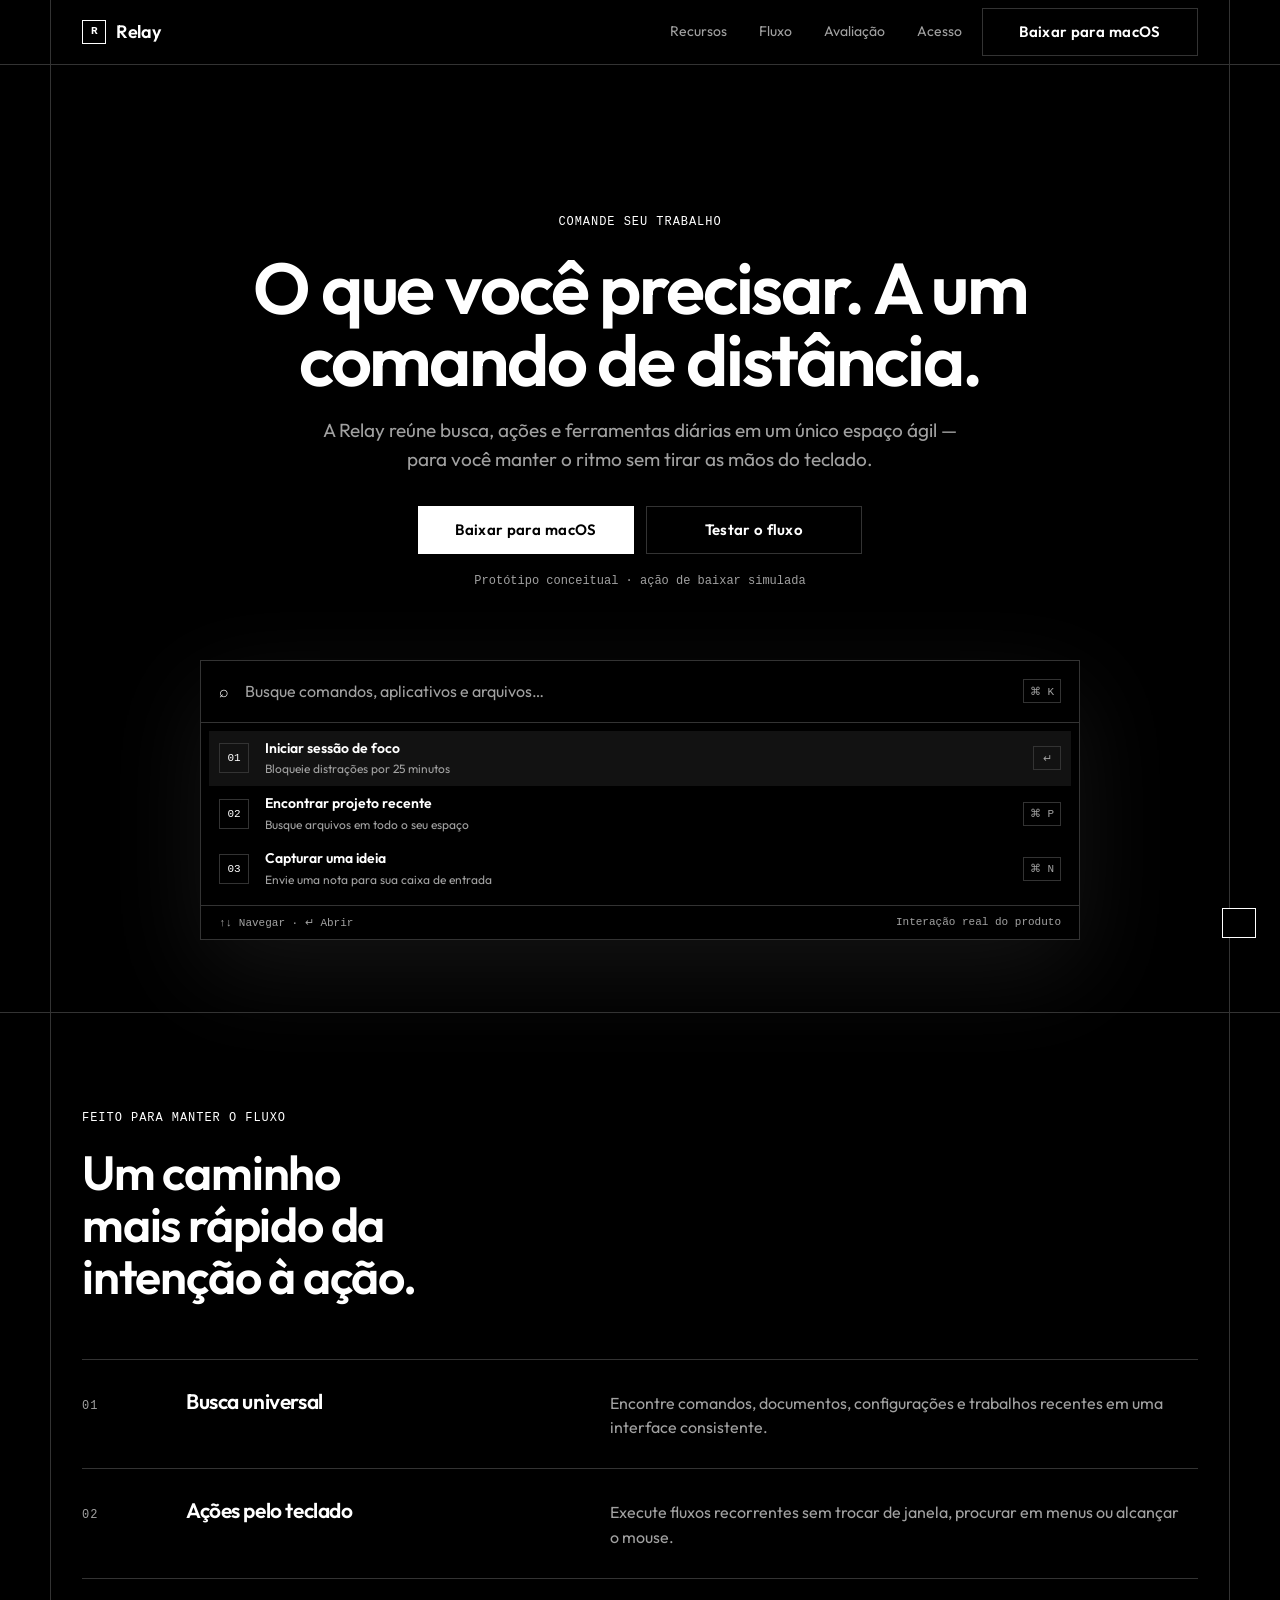
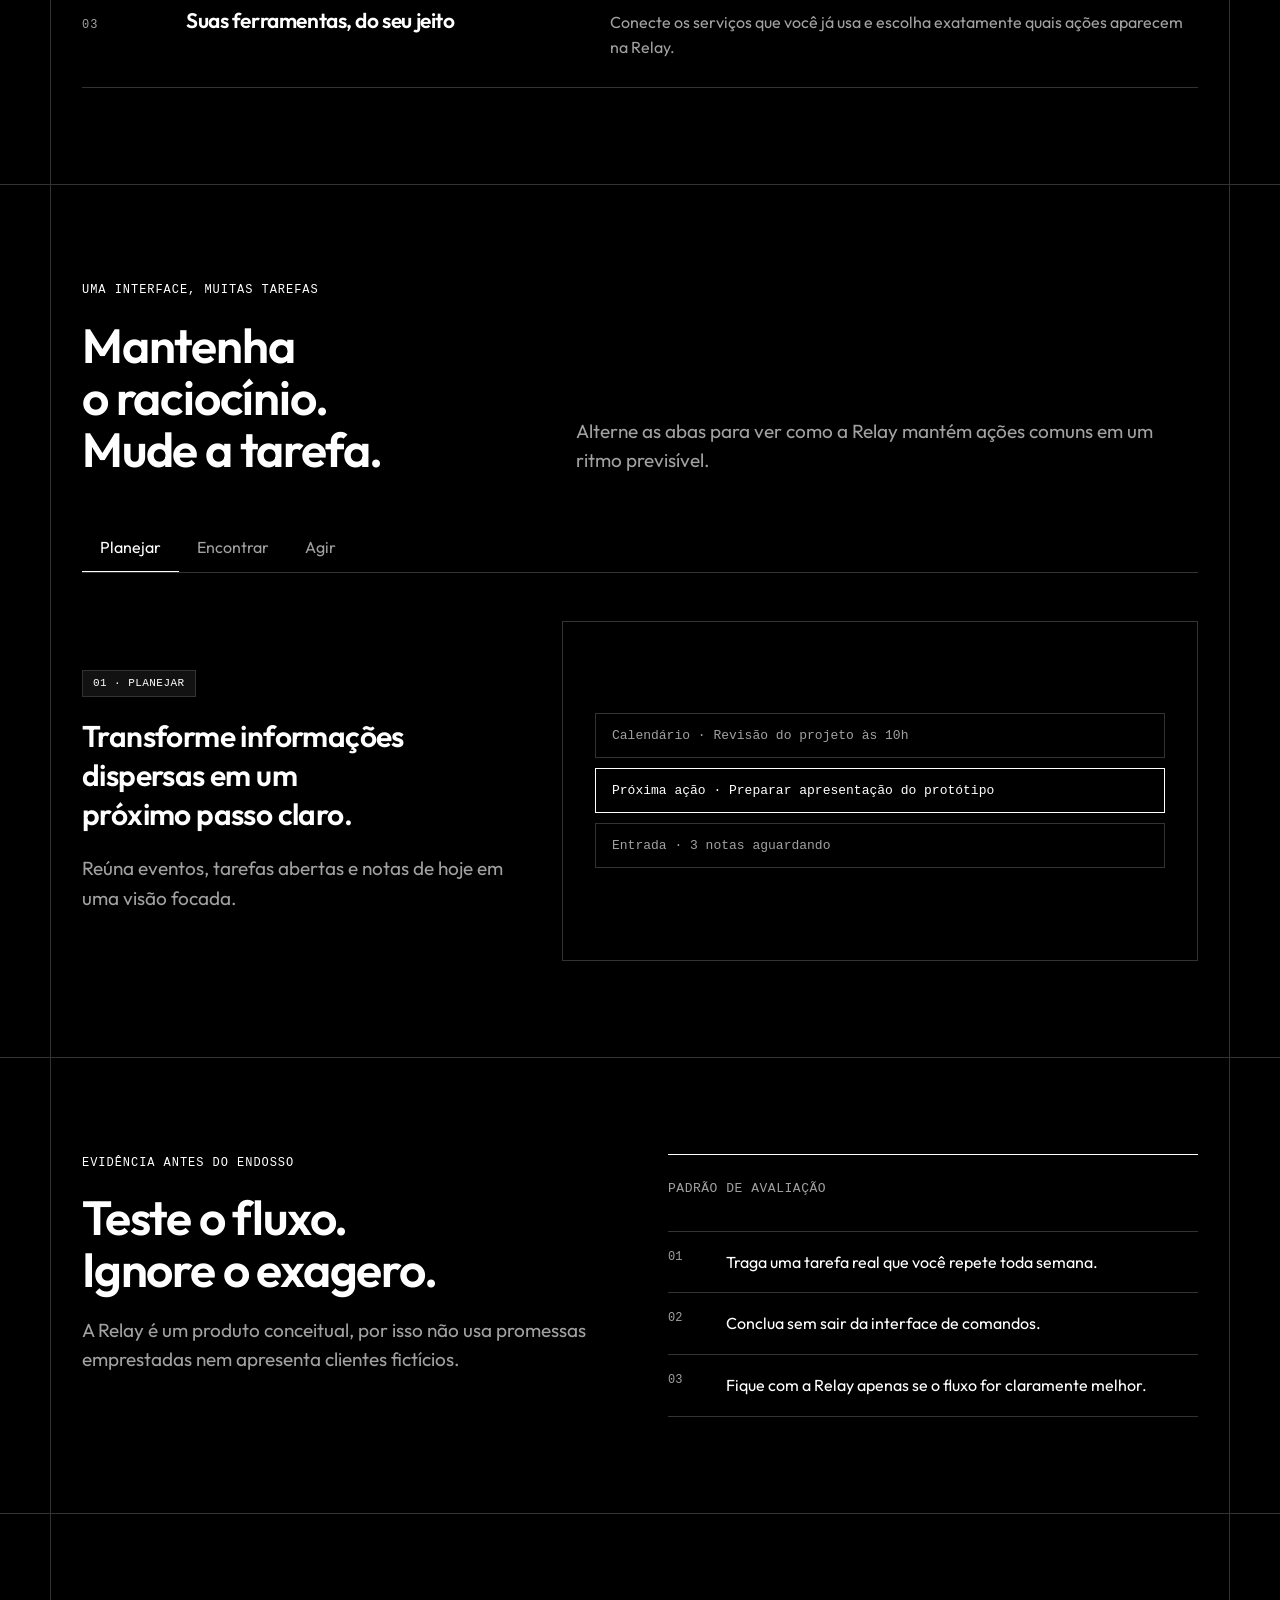
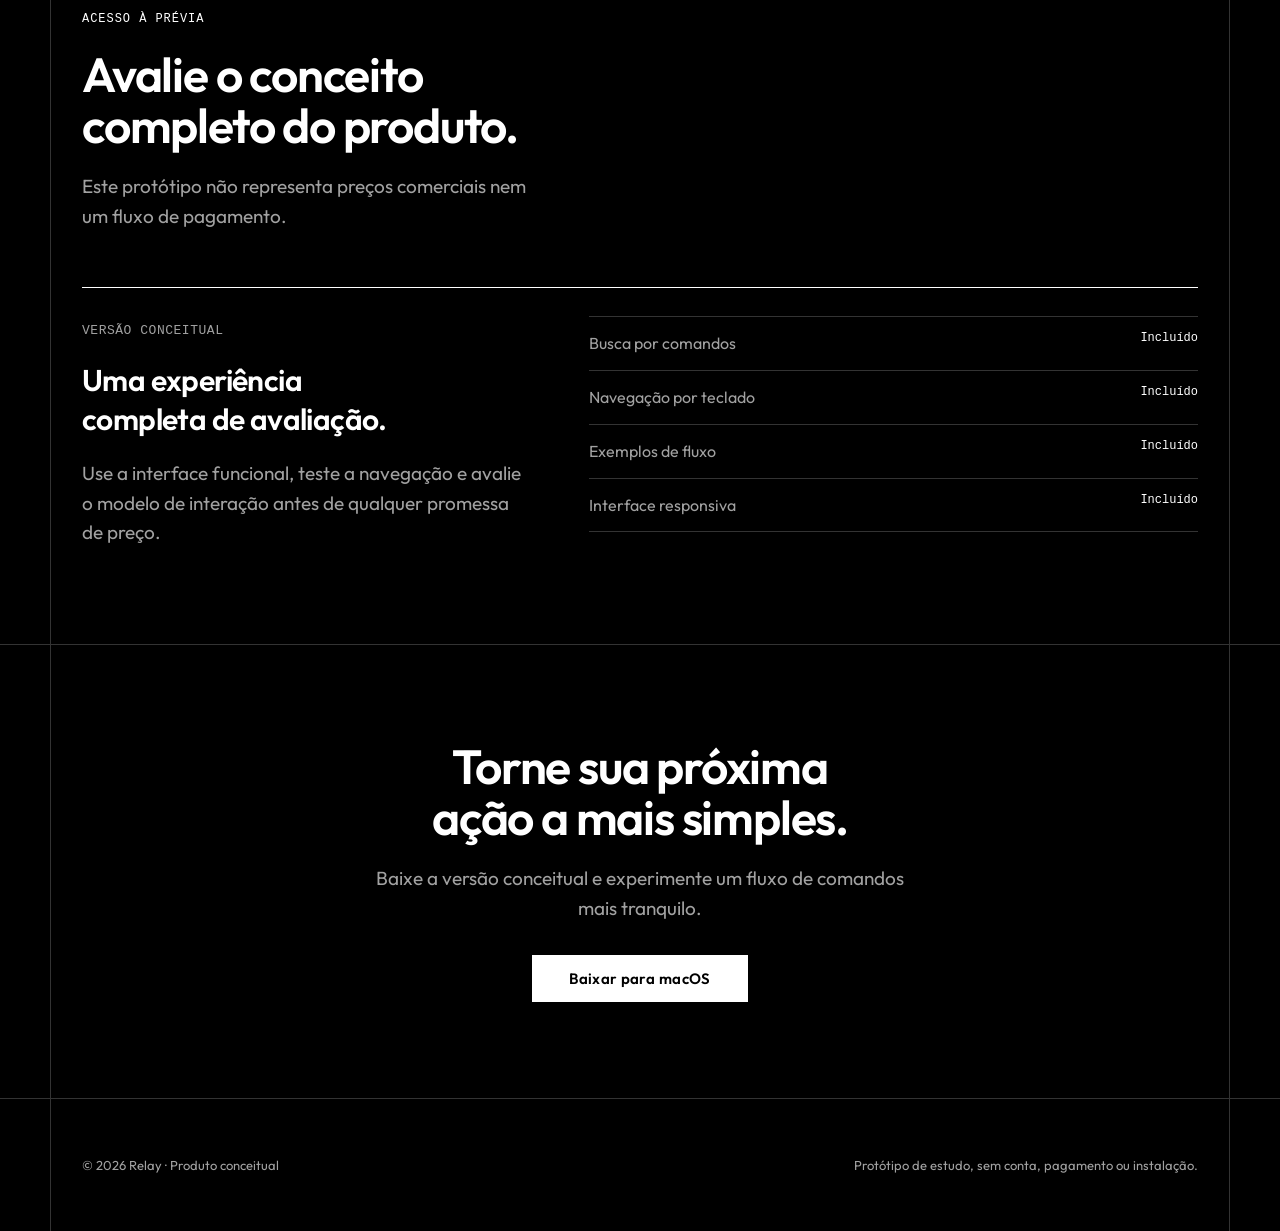
<file: index.html>
<!doctype html>
<html lang="pt-BR">

<head>
  <meta charset="utf-8" />
  <meta name="viewport" content="width=device-width, initial-scale=1" />
  <!-- Chave usada pela Devely para publicar esta página. Não remove. -->
  <meta name="devely-solution-id" content="2719d261-9ed1-4012-98e6-07c43b6b84c0" />
  <meta name="description"
    content="Relay é um espaço de comandos conceitual para avançar no trabalho diário sem perder o foco." />
  <title>Relay — Seu trabalho a um comando de distância</title>
  <link rel="stylesheet" href="assets/styles.css" />
  <script src="assets/script.js" defer></script>
</head>

<body>
  <a class="skip-link" href="#content">Pular para o conteúdo</a>
  <div class="site-frame" aria-hidden="true"></div>

  <header class="topnav" data-od-id="topnav">
    <div class="container topnav-inner">
      <a class="logo" href="#top" aria-label="Página inicial da Relay" data-od-id="brand-link">
        <span class="logo-mark">R</span>
        Relay
      </a>
      <nav class="primary-nav" aria-label="Navegação principal">
        <a href="#features">Recursos</a>
        <a href="#workflow">Fluxo</a>
        <a href="#proof">Avaliação</a>
        <a href="#pricing">Acesso</a>
      </nav>
      <button class="btn btn-secondary download-action" type="button" data-od-id="nav-download">
        Baixar para macOS
      </button>
      <button class="menu-toggle" id="menu-toggle" type="button" aria-expanded="false" aria-controls="mobile-nav"
        aria-label="Abrir navegação" data-od-id="mobile-menu-toggle">
        <span class="menu-lines" aria-hidden="true"></span>
      </button>
    </div>
    <nav class="mobile-nav" id="mobile-nav" aria-label="Navegação móvel" data-od-id="mobile-navigation" inert>
      <div class="mobile-nav-inner">
        <div class="container">
          <a href="#features">Recursos</a>
          <a href="#workflow">Fluxo</a>
          <a href="#proof">Avaliação</a>
          <a href="#pricing">Acesso</a>
        </div>
      </div>
    </nav>
  </header>

  <main id="content">
    <section class="section hero" id="top" data-od-id="hero">
      <div class="container">
        <div class="hero-center">
          <p class="eyebrow">Comande seu trabalho</p>
          <h1 data-od-id="hero-heading">
            O que você precisar. A um comando de distância.
          </h1>
          <p class="lead">
            A Relay reúne busca, ações e ferramentas diárias em um único
            espaço ágil — para você manter o ritmo sem tirar as mãos do
            teclado.
          </p>
          <div class="hero-cta">
            <button class="btn btn-primary download-action" type="button" data-od-id="hero-download">
              Baixar para macOS
            </button>
            <a class="btn btn-secondary" href="#workflow" data-od-id="hero-demo">
              Testar o fluxo
            </a>
          </div>
          <p class="hero-note">Protótipo conceitual · ação de baixar simulada</p>
        </div>

        <div class="command-shell" data-od-id="command-demo">
          <label class="command-bar" for="command-search">
            <span class="sr-only">Buscar comandos</span>
            <span aria-hidden="true">⌕</span>
            <input class="command-input" id="command-search" type="search" role="combobox"
              placeholder="Busque comandos, aplicativos e arquivos…" autocomplete="off" aria-autocomplete="list"
              aria-expanded="true" aria-controls="command-list" />
            <span class="key">⌘ K</span>
          </label>
          <div class="command-list" id="command-list" role="listbox" aria-label="Comandos disponíveis">
            <button class="command-item" id="command-focus" type="button" role="option" aria-selected="true"
              data-search="iniciar sessão de foco cronômetro">
              <span class="command-icon">01</span>
              <span class="command-copy">
                <strong>Iniciar sessão de foco</strong>
                <span>Bloqueie distrações por 25 minutos</span>
              </span>
              <span class="key">↵</span>
            </button>
            <button class="command-item" id="command-project" type="button" role="option" aria-selected="false"
              data-search="buscar projeto recente arquivos">
              <span class="command-icon">02</span>
              <span class="command-copy">
                <strong>Encontrar projeto recente</strong>
                <span>Busque arquivos em todo o seu espaço</span>
              </span>
              <span class="key">⌘ P</span>
            </button>
            <button class="command-item" id="command-note" type="button" role="option" aria-selected="false"
              data-search="capturar pensamento nota caixa de entrada">
              <span class="command-icon">03</span>
              <span class="command-copy">
                <strong>Capturar uma ideia</strong>
                <span>Envie uma nota para sua caixa de entrada</span>
              </span>
              <span class="key">⌘ N</span>
            </button>
            <p class="command-empty" hidden>
              Nenhum comando encontrado. Tente “foco” ou “nota”.
            </p>
          </div>
          <div class="command-foot">
            <span>↑↓ Navegar · ↵ Abrir</span>
            <span>Interação real do produto</span>
          </div>
        </div>
      </div>
    </section>

    <section class="section" id="features" data-od-id="features">
      <div class="container features">
        <div class="intro">
          <p class="eyebrow">Feito para manter o fluxo</p>
          <h2 data-od-id="features-heading">
            Um caminho mais rápido da intenção à ação.
          </h2>
        </div>
        <div class="capability-list">
          <article class="capability-row" data-od-id="feature-universal-search">
            <span class="capability-index">01</span>
            <h3>Busca universal</h3>
            <p>
              Encontre comandos, documentos, configurações e trabalhos recentes
              em uma interface consistente.
            </p>
          </article>
          <article class="capability-row" data-od-id="feature-actions">
            <span class="capability-index">02</span>
            <h3>Ações pelo teclado</h3>
            <p>
              Execute fluxos recorrentes sem trocar de janela, procurar em
              menus ou alcançar o mouse.
            </p>
          </article>
          <article class="capability-row" data-od-id="feature-extensions">
            <span class="capability-index">03</span>
            <h3>Suas ferramentas, do seu jeito</h3>
            <p>
              Conecte os serviços que você já usa e escolha exatamente quais
              ações aparecem na Relay.
            </p>
          </article>
        </div>
      </div>
    </section>

    <section class="section" id="workflow" data-od-id="workflow">
      <div class="container">
        <div class="section-head">
          <div class="intro">
            <p class="eyebrow">Uma interface, muitas tarefas</p>
            <h2 data-od-id="workflow-heading">
              Mantenha o raciocínio. Mude a tarefa.
            </h2>
          </div>
          <p class="lead">
            Alterne as abas para ver como a Relay mantém ações comuns em um
            ritmo previsível.
          </p>
        </div>

        <div class="workflow-tabs" role="tablist" aria-label="Exemplos de fluxo" data-od-id="workflow-tabs">
          <button class="workflow-tab" type="button" role="tab" aria-selected="true" aria-controls="panel-plan"
            id="tab-plan">
            Planejar
          </button>
          <button class="workflow-tab" type="button" role="tab" aria-selected="false" aria-controls="panel-find"
            id="tab-find" tabindex="-1">
            Encontrar
          </button>
          <button class="workflow-tab" type="button" role="tab" aria-selected="false" aria-controls="panel-act"
            id="tab-act" tabindex="-1">
            Agir
          </button>
        </div>

        <div class="workflow-panel" id="panel-plan" role="tabpanel" aria-labelledby="tab-plan">
          <div>
            <span class="pill">01 · Planejar</span>
            <h3 class="panel-title">
              Transforme informações dispersas em um próximo passo claro.
            </h3>
            <p class="lead">
              Reúna eventos, tarefas abertas e notas de hoje em uma visão
              focada.
            </p>
          </div>
          <div class="workflow-demo" aria-label="Prévia do fluxo de planejamento">
            <div class="workflow-line">Calendário · Revisão do projeto às 10h</div>
            <div class="workflow-line is-active">
              Próxima ação · Preparar apresentação do protótipo
            </div>
            <div class="workflow-line">Entrada · 3 notas aguardando</div>
          </div>
        </div>

        <div class="workflow-panel" id="panel-find" role="tabpanel" aria-labelledby="tab-find" hidden>
          <div>
            <span class="pill">02 · Encontrar</span>
            <h3 class="panel-title">Busque pelo significado, não pela memória.</h3>
            <p class="lead">
              Use linguagem natural para chegar a documentos, pessoas e
              projetos recentes.
            </p>
          </div>
          <div class="workflow-demo" aria-label="Prévia do fluxo de busca">
            <div class="workflow-line">
              Busca · “o documento de lançamento da semana passada”
            </div>
            <div class="workflow-line is-active">
              Encontrado · Documento de lançamento do produto
            </div>
            <div class="workflow-line">Ação · Abrir no espaço de trabalho</div>
          </div>
        </div>

        <div class="workflow-panel" id="panel-act" role="tabpanel" aria-labelledby="tab-act" hidden>
          <div>
            <span class="pill">03 · Agir</span>
            <h3 class="panel-title">
              Resolva as pequenas tarefas enquanto ainda são pequenas.
            </h3>
            <p class="lead">
              Envie, agende, capture e atualize sem abrir outra janela de
              aplicativo.
            </p>
          </div>
          <div class="workflow-demo" aria-label="Prévia do fluxo de ação">
            <div class="workflow-line">Comando · Agendar bloco de foco</div>
            <div class="workflow-line is-active">Horário · Amanhã, 09h–10h30</div>
            <div class="workflow-line">Resultado · Pronto para confirmar</div>
          </div>
        </div>
      </div>
    </section>

    <section class="section" id="proof" data-od-id="customer-proof">
      <div class="container proof-panel">
        <div>
          <p class="eyebrow">Evidência antes do endosso</p>
          <h2 data-od-id="proof-heading">Teste o fluxo. Ignore o exagero.</h2>
          <p class="lead">
            A Relay é um produto conceitual, por isso não usa promessas
            emprestadas nem apresenta clientes fictícios.
          </p>
        </div>
        <div class="proof-slot" data-od-id="evaluation-principles">
          <span class="meta">Padrão de avaliação</span>
          <div class="proof-principles">
            <div class="proof-principle">
              <span>01</span>
              <p>Traga uma tarefa real que você repete toda semana.</p>
            </div>
            <div class="proof-principle">
              <span>02</span>
              <p>Conclua sem sair da interface de comandos.</p>
            </div>
            <div class="proof-principle">
              <span>03</span>
              <p>Fique com a Relay apenas se o fluxo for claramente melhor.</p>
            </div>
          </div>
        </div>
      </div>
    </section>

    <section class="section" id="pricing" data-od-id="pricing">
      <div class="container">
        <div class="intro">
          <p class="eyebrow">Acesso à prévia</p>
          <h2 data-od-id="pricing-heading">
            Avalie o conceito completo do produto.
          </h2>
          <p class="lead">
            Este protótipo não representa preços comerciais nem um fluxo de
            pagamento.
          </p>
        </div>
        <div class="preview-plan" data-od-id="preview-plan">
          <div>
            <span class="meta">Versão conceitual</span>
            <h3 class="panel-title">Uma experiência completa de avaliação.</h3>
            <p class="lead">
              Use a interface funcional, teste a navegação e avalie o modelo
              de interação antes de qualquer promessa de preço.
            </p>
          </div>
          <ul class="preview-list" aria-label="A versão conceitual inclui">
            <li>
              <span>Busca por comandos</span>
              <span class="included">Incluído</span>
            </li>
            <li>
              <span>Navegação por teclado</span>
              <span class="included">Incluído</span>
            </li>
            <li>
              <span>Exemplos de fluxo</span>
              <span class="included">Incluído</span>
            </li>
            <li>
              <span>Interface responsiva</span>
              <span class="included">Incluído</span>
            </li>
          </ul>
        </div>
      </div>
    </section>

    <section class="section cta-strip" data-od-id="cta-strip">
      <div class="container narrow">
        <h2>Torne sua próxima ação a mais simples.</h2>
        <p class="lead">
          Baixe a versão conceitual e experimente um fluxo de comandos mais
          tranquilo.
        </p>
        <button class="btn btn-primary download-action" type="button" data-od-id="closing-download">
          Baixar para macOS
        </button>
      </div>
    </section>
  </main>

  <footer class="pagefoot" data-od-id="footer">
    <div class="container pagefoot-inner">
      <span>© 2026 Relay · Produto conceitual</span>
      <span>Protótipo de estudo, sem conta, pagamento ou instalação.</span>
    </div>
  </footer>

  <div class="status-toast" id="status-toast" role="status" aria-live="polite"></div>
</body>

</html>
</file>
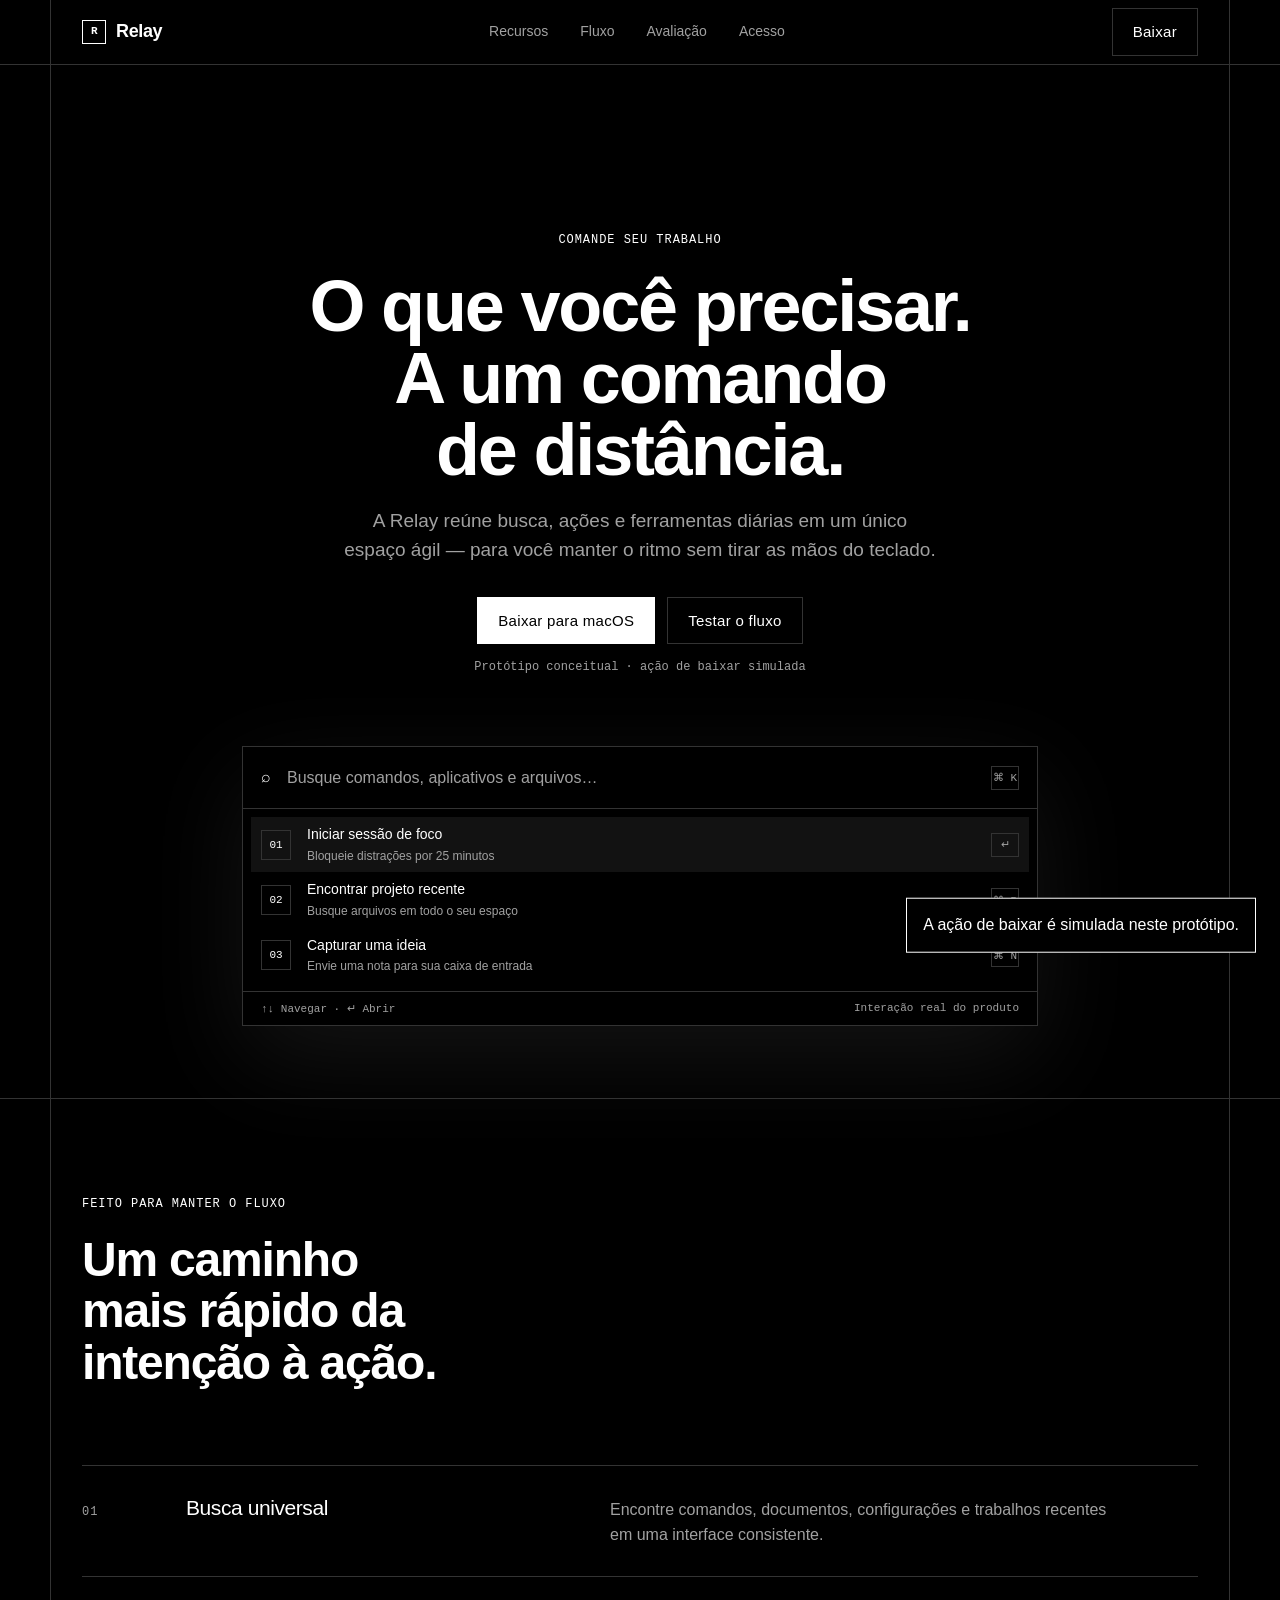
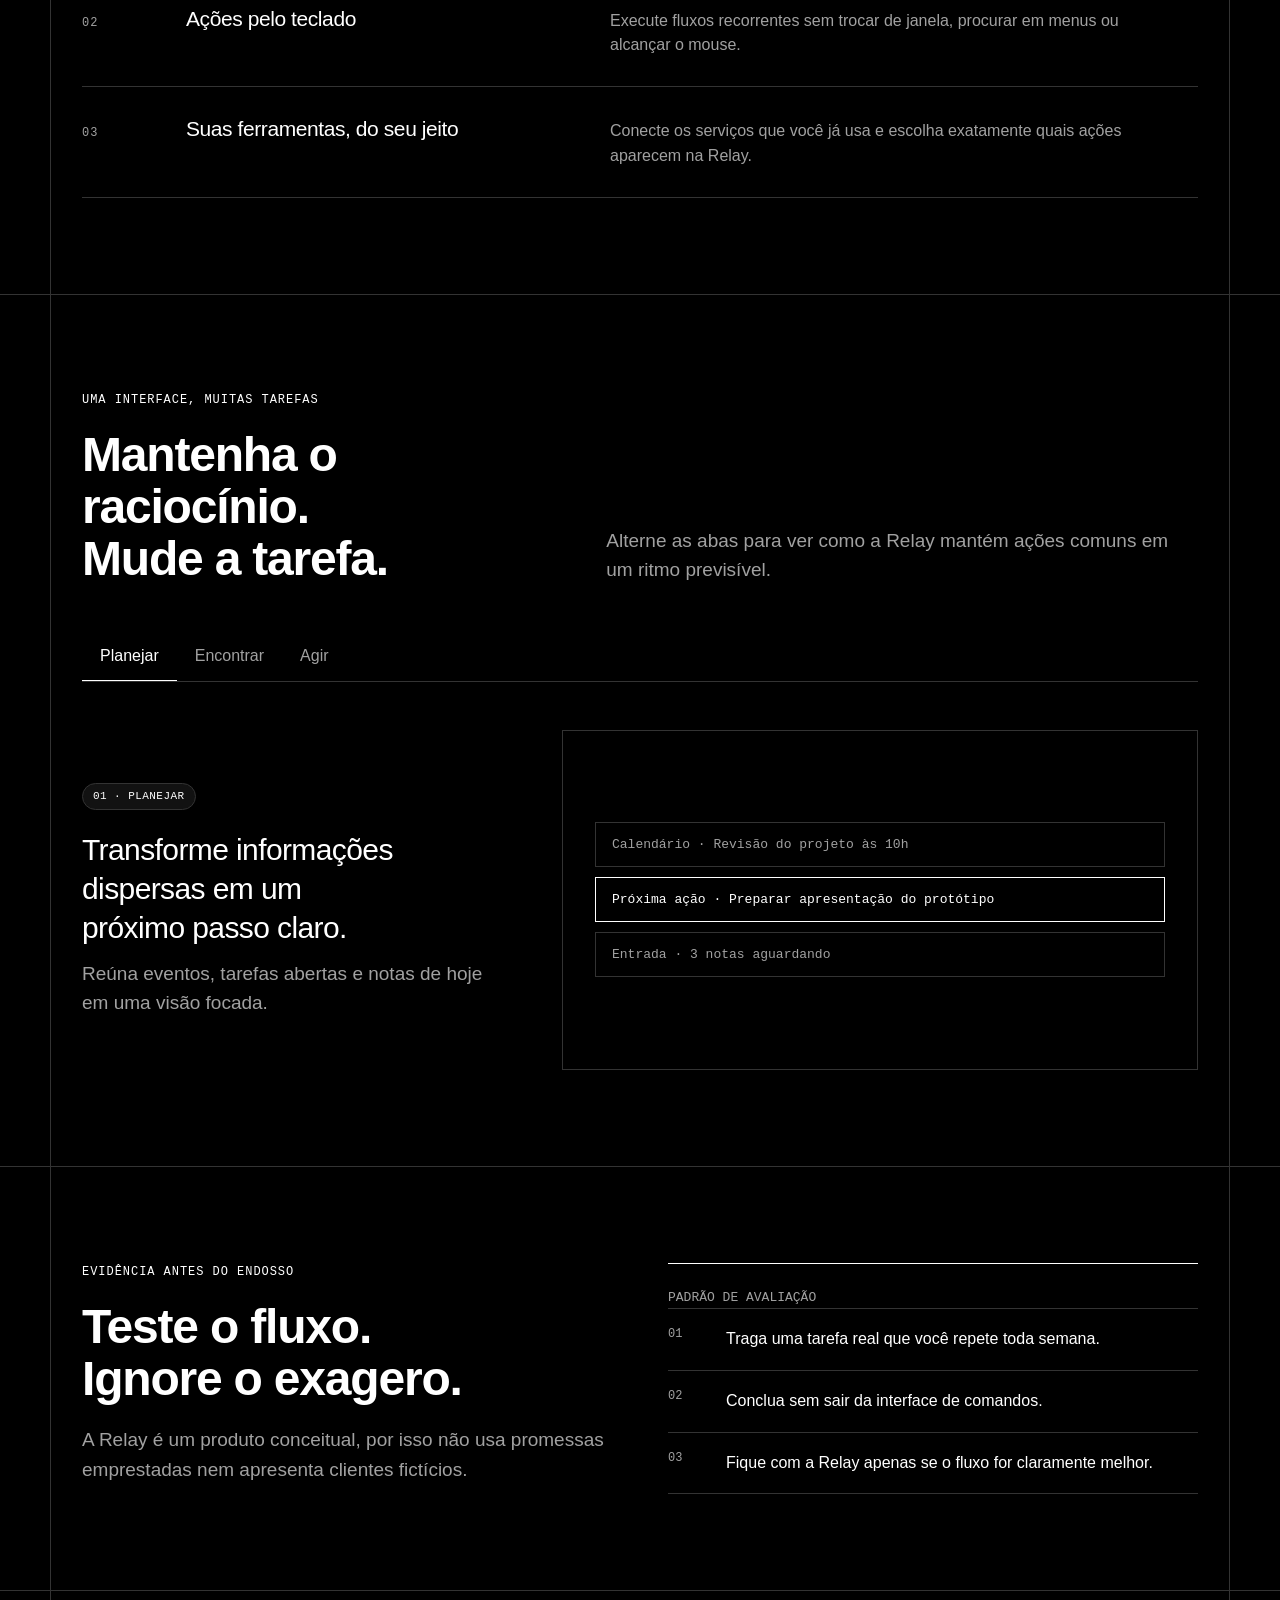
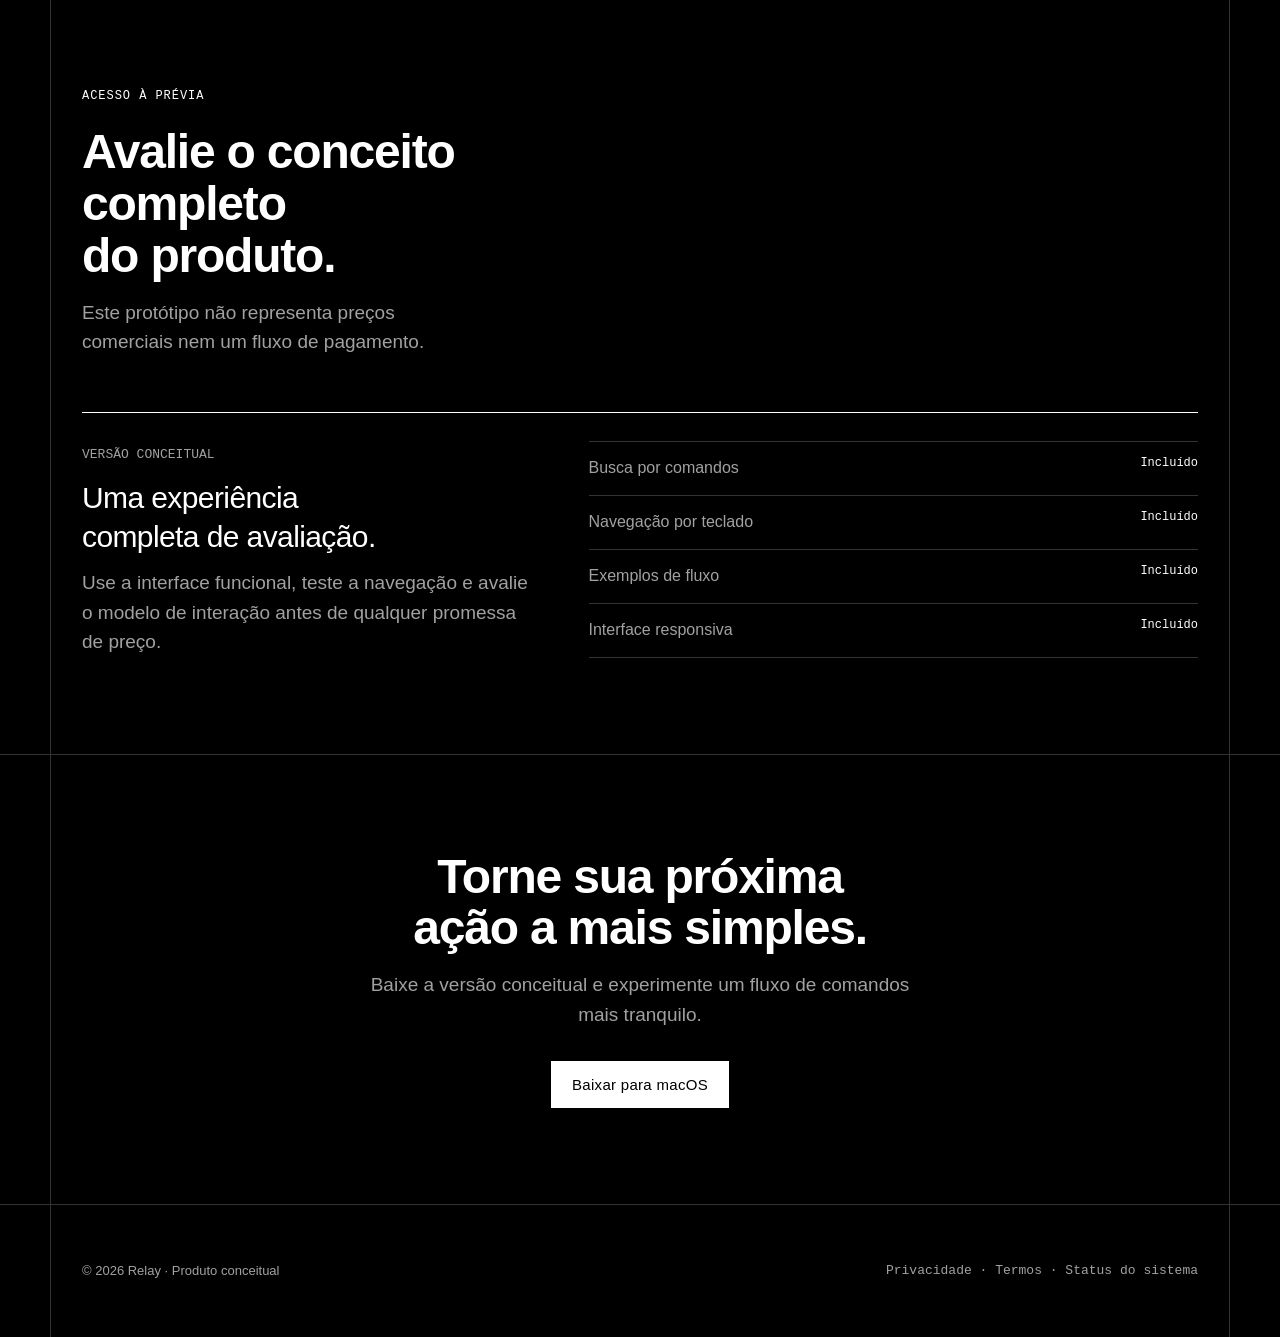
<file: relay-landing-page.html>
<!doctype html>
<html lang="pt-BR"><head>
  <meta charset="utf-8">
  <meta name="viewport" content="width=device-width, initial-scale=1">
  <meta name="devely-publish-key" content="94dd5764-692f-4959-9a1d-7e3acde81a6e" />
  <meta name="description" content="Relay é um espaço de comandos conceitual para avançar no trabalho diário sem perder o foco.">
  <title>Relay — Seu trabalho a um comando de distância</title>
  <style>
    :root {
      --bg: #000000;
      --surface: #000000;
      --fg: #ffffff;
      --muted: #a1a1a1;
      --border: #333333;
      --accent: #ffffff;
      --accent-soft: color-mix(in oklch, var(--accent) 12%, transparent);
      --fg-soft: color-mix(in oklch, var(--fg) 7%, transparent);
      --font-display: Geist, sans-serif;
      --font-body: Geist, sans-serif;
      --font-mono: 'Geist Mono', monospace;
      --fs-h1: clamp(46px, 6.4vw, 72px);
      --fs-h2: clamp(32px, 4vw, 48px);
      --fs-h3: 21px;
      --fs-lead: 19px;
      --fs-body: 16px;
      --fs-meta: 13px;
      --gap-xs: 8px;
      --gap-sm: 12px;
      --gap-md: 20px;
      --gap-lg: 32px;
      --gap-xl: 56px;
      --gap-2xl: 96px;
      --container: 1180px;
      --gutter: 32px;
      --radius: 0px;
      --radius-lg: 0px;
    }
    *, *::before, *::after { box-sizing: border-box; }
    html { -webkit-text-size-adjust: 100%; scroll-behavior: smooth; }
    body { position: relative; margin: 0; overflow-x: hidden; background: var(--bg); color: var(--fg); font-family: var(--font-body); font-size: var(--fs-body); line-height: 1.55; text-rendering: optimizeLegibility; -webkit-font-smoothing: antialiased; }
    img, svg { display: block; max-width: 100%; }
    a { color: inherit; text-decoration: none; }
    button { font: inherit; cursor: pointer; }
    p { text-wrap: pretty; }
    h1, h2, h3, h4 { text-wrap: balance; }
    :focus-visible { outline: 2px solid var(--fg); outline-offset: 4px; }
    .sr-only { position: absolute; width: 1px; height: 1px; padding: 0; margin: -1px; overflow: hidden; clip: rect(0, 0, 0, 0); white-space: nowrap; border: 0; }
    .skip-link { position: fixed; left: 16px; top: -80px; z-index: 100; padding: 10px 14px; background: var(--fg); color: var(--bg); }
    .skip-link:focus { top: 16px; }
    .site-frame { position: absolute; inset: 0 auto; left: 50%; z-index: 25; width: min(100%, var(--container)); height: 100%; transform: translateX(-50%); border-inline: 1px solid var(--border); pointer-events: none; }
    .container { max-width: var(--container); margin-inline: auto; padding-inline: var(--gutter); }
    .section { padding-block: clamp(64px, 9vw, var(--gap-2xl)); scroll-margin-top: 72px; }
    .section + .section { border-top: 1px solid var(--border); }
    .stack { display: flex; flex-direction: column; }
    .stack > * + * { margin-top: var(--gap-md); }
    .row { display: flex; align-items: center; gap: var(--gap-md); }
    .row-between { display: flex; align-items: center; justify-content: space-between; gap: var(--gap-md); }
    .grid-2 { display: grid; grid-template-columns: repeat(2, 1fr); gap: var(--gap-lg); }
    .grid-3 { display: grid; grid-template-columns: repeat(3, 1fr); gap: var(--gap-lg); }
    .grid-4 { display: grid; grid-template-columns: repeat(4, 1fr); gap: var(--gap-md); }
    .grid-2-1 { display: grid; grid-template-columns: 2fr 1fr; gap: var(--gap-xl); align-items: start; }
    .grid-1-2 { display: grid; grid-template-columns: 1fr 2fr; gap: var(--gap-xl); align-items: start; }
    .h1, h1 { font-family: var(--font-display); font-size: var(--fs-h1); font-weight: 590; line-height: 1; letter-spacing: -.03em; margin: 0; }
    .h2, h2 { font-family: var(--font-display); font-size: var(--fs-h2); font-weight: 590; line-height: 1.08; letter-spacing: -.025em; margin: 0; }
    .h3, h3 { font-family: var(--font-display); font-size: var(--fs-h3); font-weight: 520; line-height: 1.3; letter-spacing: -.02em; margin: 0; }
    .lead { font-size: var(--fs-lead); line-height: 1.55; color: var(--muted); max-width: 56ch; margin: 0; }
    .eyebrow { font-family: var(--font-mono); font-size: 12px; letter-spacing: .08em; text-transform: uppercase; color: var(--accent); margin: 0 0 var(--gap-md); }
    .meta { font-family: var(--font-mono); font-size: var(--fs-meta); color: var(--muted); }
    .num { font-family: var(--font-mono); font-variant-numeric: tabular-nums; }
    .topnav { position: sticky; top: 0; z-index: 20; background: color-mix(in oklch, var(--bg) 90%, transparent); backdrop-filter: blur(16px); border-bottom: 1px solid var(--border); }
    .topnav-inner { display: flex; align-items: center; justify-content: space-between; min-height: 64px; }
    .topnav .logo { display: inline-flex; align-items: center; gap: 10px; font-family: var(--font-display); font-size: 18px; font-weight: 600; letter-spacing: -.02em; }
    .logo-mark { width: 24px; height: 24px; display: grid; place-items: center; border: 1px solid var(--fg); font-family: var(--font-mono); font-size: 11px; }
    .topnav-inner nav { display: flex; gap: var(--gap-lg); }
    .topnav-inner nav a { min-height: 44px; display: inline-flex; align-items: center; font-size: 14px; color: var(--muted); }
    .topnav-inner nav a:hover { color: var(--fg); }
    .menu-toggle { display: none; width: 44px; height: 44px; padding: 0; place-items: center; background: transparent; color: var(--fg); border: 1px solid var(--border); }
    .menu-toggle:hover, .menu-toggle[aria-expanded="true"] { border-color: var(--fg); background: var(--fg-soft); }
    .menu-lines { width: 16px; height: 12px; display: grid; align-content: space-between; }
    .menu-lines::before, .menu-lines::after { content: ''; height: 1px; background: currentColor; }
    .topnav .mobile-nav { display: none; border-top: 1px solid var(--border); }
    .topnav .mobile-nav.open { display: block; }
    .mobile-nav a { min-height: 52px; display: flex; align-items: center; justify-content: space-between; border-bottom: 1px solid var(--border); color: var(--fg); }
    .mobile-nav a::after { content: '→'; font-family: var(--font-mono); color: var(--muted); }
    .pagefoot { padding-block: var(--gap-xl); color: var(--muted); font-size: 13px; border-top: 1px solid var(--border); }
    .pagefoot .row-between { flex-wrap: wrap; gap: var(--gap-md); }
    .btn { min-height: 44px; display: inline-flex; align-items: center; justify-content: center; gap: 8px; padding: 11px 20px; border-radius: var(--radius); border: 1px solid transparent; font-size: 15px; font-weight: 540; letter-spacing: .02em; transition: transform .08s ease, background .15s ease, color .15s ease, border-color .15s ease; }
    .btn:active { transform: translateY(1px); }
    .btn-primary { background: var(--accent); color: var(--bg); border-color: var(--accent); }
    .btn-primary:hover { background: var(--bg); color: var(--fg); }
    .btn-secondary { background: transparent; color: var(--fg); border-color: var(--border); }
    .btn-secondary:hover { border-color: var(--fg); background: var(--fg-soft); }
    .btn[aria-busy="true"] { cursor: wait; background: var(--fg-soft); color: var(--fg); border-color: var(--border); }
    .btn-ghost { background: transparent; color: var(--fg); border-color: transparent; padding-inline: 8px; }
    .btn-ghost:hover { background: var(--fg-soft); }
    .btn-arrow::after { content: '→'; transition: transform .15s ease; }
    .btn-arrow:hover::after { transform: translateX(3px); }
    .card { background: var(--surface); border: 1px solid var(--border); border-radius: var(--radius-lg); padding: 28px; }
    .card-flat { background: transparent; border: 0; padding: 0; }
    .card-rule { background: transparent; border: 0; border-top: 1px solid var(--fg); padding: 24px 0 0; border-radius: 0; }
    .feature .feature-mark { width: 36px; height: 36px; display: grid; place-items: center; border: 1px solid var(--border); border-radius: 0; color: var(--fg); margin-bottom: var(--gap-md); }
    .feature .feature-mark svg { width: 18px; height: 18px; }
    .feature h3 { margin-bottom: 6px; }
    .feature p { margin: 0; color: var(--muted); font-size: 15px; }
    .capability-list { border-top: 1px solid var(--border); }
    .capability-row { display: grid; grid-template-columns: 72px minmax(180px, .8fr) 1.2fr; gap: var(--gap-lg); align-items: baseline; padding: 28px 0; border-bottom: 1px solid var(--border); }
    .capability-row:hover { background: var(--fg-soft); }
    .capability-index { color: var(--muted); font: 12px var(--font-mono); letter-spacing: .08em; }
    .capability-row p { margin: 0; max-width: 58ch; color: var(--muted); }
    .quote { font-family: var(--font-display); font-size: clamp(24px, 2.6vw, 32px); line-height: 1.32; letter-spacing: -.025em; max-width: 32ch; }
    .quote-author { color: var(--muted); font-size: 14px; margin-top: var(--gap-md); }
    .quote-mark { font-family: var(--font-display); font-size: 120px; line-height: .7; color: var(--muted); opacity: .35; margin-bottom: -24px; }
    .pill { display: inline-flex; align-items: center; gap: 6px; padding: 4px 10px; background: var(--fg-soft); color: var(--fg); border: 1px solid var(--border); border-radius: 999px; font-family: var(--font-mono); font-size: 11px; letter-spacing: .04em; text-transform: uppercase; }
    .tag { display: inline-flex; align-items: center; padding: 4px 10px; background: transparent; color: var(--muted); border: 1px solid var(--border); border-radius: 999px; font-size: 12px; }
    .ds-table { width: 100%; border-collapse: collapse; font-size: 14px; }
    .ds-table th, .ds-table td { padding: 14px; text-align: left; border-bottom: 1px solid var(--border); }
    .ds-table th { color: var(--muted); font-weight: 500; font-family: var(--font-mono); font-size: 12px; letter-spacing: .04em; text-transform: uppercase; }
    .ds-table tbody tr:hover { background: var(--fg-soft); }
    .ds-table .num-col { font-family: var(--font-mono); font-variant-numeric: tabular-nums; text-align: right; }
    .hero { padding-block: clamp(88px, 13vw, 168px) 72px; }
    .hero-center { text-align: center; max-width: 860px; margin-inline: auto; }
    .hero h1 { margin-bottom: var(--gap-md); }
    .hero .lead { margin: 0 auto var(--gap-lg); }
    .hero-cta { display: inline-flex; gap: var(--gap-sm); flex-wrap: wrap; }
    .hero-center .hero-cta { justify-content: center; }
    .hero-note { margin-top: 16px; color: var(--muted); font: 12px var(--font-mono); }
    .command-shell { margin: 72px auto 0; max-width: 880px; text-align: left; border: 1px solid var(--border); background: var(--surface); box-shadow: 0 32px 100px color-mix(in oklch, var(--fg) 8%, transparent); }
    .command-bar { display: grid; grid-template-columns: auto 1fr auto; align-items: center; gap: 14px; min-height: 62px; padding: 0 18px; border-bottom: 1px solid var(--border); }
    .command-input { width: 100%; border: 0; outline: 0; background: transparent; color: var(--fg); font: 16px var(--font-body); }
    .command-input::placeholder { color: var(--muted); }
    .key { min-width: 28px; height: 24px; display: inline-grid; place-items: center; border: 1px solid var(--border); color: var(--muted); font: 11px var(--font-mono); }
    .command-list { padding: 8px; }
    .command-item { width: 100%; min-height: 52px; display: grid; grid-template-columns: 34px 1fr auto; align-items: center; gap: 12px; padding: 7px 10px; color: var(--fg); background: transparent; border: 0; text-align: left; }
    .command-item:hover, .command-item[aria-selected="true"] { background: var(--fg-soft); }
    .command-icon { width: 30px; height: 30px; display: grid; place-items: center; border: 1px solid var(--border); font: 11px var(--font-mono); }
    .command-copy strong { display: block; font-size: 14px; font-weight: 520; }
    .command-copy span { display: block; margin-top: 1px; color: var(--muted); font-size: 12px; }
    .command-empty { display: none; padding: 36px 20px; text-align: center; color: var(--muted); }
    .command-foot { display: flex; justify-content: space-between; gap: 16px; padding: 10px 18px; border-top: 1px solid var(--border); color: var(--muted); font: 11px var(--font-mono); }
    .workflow-tabs { display: flex; gap: 0; overflow-x: auto; border-bottom: 1px solid var(--border); }
    .workflow-tab { min-height: 48px; padding: 0 18px; background: transparent; color: var(--muted); border: 0; border-bottom: 1px solid transparent; white-space: nowrap; }
    .workflow-tab:hover { color: var(--fg); }
    .workflow-tab[aria-selected="true"] { color: var(--fg); border-bottom-color: var(--fg); }
    .workflow-panel { display: none; grid-template-columns: .8fr 1.2fr; gap: var(--gap-xl); align-items: center; padding-top: 48px; }
    .workflow-panel.active { display: grid; }
    .workflow-demo { min-height: 340px; display: flex; flex-direction: column; justify-content: center; gap: 10px; padding: 32px; border: 1px solid var(--border); }
    .workflow-line { padding: 14px 16px; border: 1px solid var(--border); color: var(--muted); font: 13px var(--font-mono); }
    .workflow-line.active { color: var(--fg); border-color: var(--fg); }
    .proof-panel { display: grid; grid-template-columns: 1fr 1fr; gap: var(--gap-xl); align-items: start; }
    .proof-slot { min-height: 220px; display: flex; flex-direction: column; justify-content: space-between; border-top: 1px solid var(--fg); padding-top: 24px; }
    .proof-principles { display: grid; gap: 0; border-top: 1px solid var(--border); }
    .proof-principle { display: grid; grid-template-columns: 42px 1fr; gap: 16px; padding: 18px 0; border-bottom: 1px solid var(--border); }
    .proof-principle span { color: var(--muted); font: 12px var(--font-mono); }
    .proof-principle p { margin: 0; color: var(--fg); }
    .pricing-wrap { overflow-x: auto; }
    .plan-name { display: block; color: var(--fg); font-family: var(--font-body); font-weight: 600; }
    .price { display: block; margin-top: 4px; color: var(--fg); font: 13px var(--font-mono); }
    .preview-plan { display: grid; grid-template-columns: .85fr 1.15fr; gap: var(--gap-xl); align-items: start; border-top: 1px solid var(--fg); padding-top: 28px; }
    .preview-plan h3 { font-size: 30px; }
    .preview-list { margin: 0; padding: 0; list-style: none; border-top: 1px solid var(--border); }
    .preview-list li { display: flex; justify-content: space-between; gap: 24px; padding: 14px 0; border-bottom: 1px solid var(--border); color: var(--muted); }
    .preview-list li::after { content: 'Incluído'; color: var(--fg); font: 12px var(--font-mono); }
    .cta-strip { text-align: center; }
    .cta-strip .lead { margin: 16px auto 32px; }
    .status-toast { position: fixed; right: 24px; bottom: 24px; z-index: 30; max-width: min(360px, calc(100vw - 48px)); padding: 14px 16px; border: 1px solid var(--fg); background: var(--bg); color: var(--fg); transform: translateY(140%); transition: transform .15s cubic-bezier(.2, 0, 0, 1); }
    .status-toast.show { transform: translateY(0); }
    @media (max-width: 920px) {
      :root { --gutter: 20px; }
      .grid-2, .grid-3, .grid-4, .grid-2-1, .grid-1-2, .workflow-panel, .proof-panel, .preview-plan { grid-template-columns: 1fr; }
      .topnav-inner nav { display: none; }
      .topnav .download-action { display: none; }
      .menu-toggle { display: grid; }
      .capability-row { grid-template-columns: 42px 1fr; gap: 12px; }
      .capability-row p { grid-column: 2; }
      .hero { padding-top: 72px; }
      .command-shell { margin-top: 48px; }
      .command-foot { display: none; }
      .ds-table { min-width: 680px; }
    }
    @media (max-width: 560px) {
      .hero-cta { width: 100%; }
      .hero-cta .btn { width: 100%; }
      .command-item { grid-template-columns: 34px 1fr; }
      .command-item .key { display: none; }
    }
    @media (prefers-reduced-motion: reduce) {
      html { scroll-behavior: auto; }
      *, *::before, *::after { transition-duration: .01ms !important; }
    }
  </style>
</head>
<body>
  <a class="skip-link" href="#content">Pular para o conteúdo</a>
  <div class="site-frame" aria-hidden="true"></div>
  <header class="topnav" data-od-id="topnav">
    <div class="container topnav-inner">
      <a class="logo" href="#top" aria-label="Página inicial da Relay" data-od-id="brand-link"><span class="logo-mark">R</span>Relay</a>
      <nav aria-label="Navegação principal">
        <a href="#features">Recursos</a><a href="#workflow">Fluxo</a><a href="#proof">Avaliação</a><a href="#pricing">Acesso</a>
      </nav>
      <button class="btn btn-secondary download-action" data-od-id="nav-download">Baixar</button>
      <button class="menu-toggle" id="menu-toggle" type="button" aria-expanded="false" aria-controls="mobile-nav" aria-label="Abrir navegação" data-od-id="mobile-menu-toggle"><span class="menu-lines" aria-hidden="true"></span></button>
    </div>
    <nav class="mobile-nav" id="mobile-nav" aria-label="Navegação móvel" data-od-id="mobile-navigation">
      <div class="container"><a href="#features">Recursos</a><a href="#workflow">Fluxo</a><a href="#proof">Avaliação</a><a href="#pricing">Acesso</a></div>
    </nav>
  </header>

  <main id="content">
    <section class="section hero" id="top" data-od-id="hero">
      <div class="container hero-center">
        <p class="eyebrow">Comande seu trabalho</p>
        <h1 data-od-id="hero-heading">O que você precisar.
A um comando de distância.</h1>
        <p class="lead">A Relay reúne busca, ações e ferramentas diárias em um único espaço ágil — para você manter o ritmo sem tirar as mãos do teclado.</p>
        <div class="hero-cta">
          <button class="btn btn-primary download-action" data-od-id="hero-download">Baixar para macOS</button>
          <a class="btn btn-secondary" href="#workflow" data-od-id="hero-demo">Testar o fluxo</a>
        </div>
        <p class="hero-note">Protótipo conceitual · ação de baixar simulada</p>

        <div class="command-shell" data-od-id="command-demo">
          <label class="command-bar" for="command-search">
            <span class="sr-only">Buscar comandos</span>
            <span aria-hidden="true">⌕</span>
            <input class="command-input" id="command-search" type="search" role="combobox" placeholder="Busque comandos, aplicativos e arquivos…" autocomplete="off" aria-autocomplete="list" aria-expanded="true" aria-controls="command-list">
            <span class="key">⌘ K</span>
          </label>
          <div class="command-list" id="command-list" role="listbox" aria-label="Comandos disponíveis">
            <button class="command-item" id="command-focus" role="option" aria-selected="true" data-search="iniciar sessão de foco cronômetro">
              <span class="command-icon">01</span><span class="command-copy"><strong>Iniciar sessão de foco</strong><span>Bloqueie distrações por 25 minutos</span></span><span class="key">↵</span>
            </button>
            <button class="command-item" id="command-project" role="option" aria-selected="false" data-search="buscar projeto recente arquivos">
              <span class="command-icon">02</span><span class="command-copy"><strong>Encontrar projeto recente</strong><span>Busque arquivos em todo o seu espaço</span></span><span class="key">⌘ P</span>
            </button>
            <button class="command-item" id="command-note" role="option" aria-selected="false" data-search="capturar pensamento nota caixa de entrada">
              <span class="command-icon">03</span><span class="command-copy"><strong>Capturar uma ideia</strong><span>Envie uma nota para sua caixa de entrada</span></span><span class="key">⌘ N</span>
            </button>
            <div class="command-empty" id="command-empty">Nenhum comando encontrado. Tente “foco” ou “nota”.</div>
          </div>
          <div class="command-foot"><span>↑↓ Navegar · ↵ Abrir</span><span>Interação real do produto</span></div>
        </div>
      </div>
    </section>

    <section class="section" id="features" data-od-id="features">
      <div class="container stack" style="gap: 56px;">
        <div style="max-width: 40ch;">
          <p class="eyebrow">Feito para manter o fluxo</p>
          <h2 data-od-id="features-heading">Um caminho mais rápido da intenção à ação.</h2>
        </div>
        <div class="capability-list">
          <article class="capability-row" data-od-id="feature-universal-search"><span class="capability-index">01</span><h3>Busca universal</h3><p>Encontre comandos, documentos, configurações e trabalhos recentes em uma interface consistente.</p></article>
          <article class="capability-row" data-od-id="feature-actions"><span class="capability-index">02</span><h3>Ações pelo teclado</h3><p>Execute fluxos recorrentes sem trocar de janela, procurar em menus ou alcançar o mouse.</p></article>
          <article class="capability-row" data-od-id="feature-extensions"><span class="capability-index">03</span><h3>Suas ferramentas, do seu jeito</h3><p>Conecte os serviços que você já usa e escolha exatamente quais ações aparecem na Relay.</p></article>
        </div>
      </div>
    </section>

    <section class="section" id="workflow" data-od-id="workflow">
      <div class="container">
        <div class="row-between" style="align-items: end; margin-bottom: 48px;">
          <div style="max-width: 42ch;"><p class="eyebrow">Uma interface, muitas tarefas</p><h2 data-od-id="workflow-heading">Mantenha o raciocínio. Mude a tarefa.</h2></div>
          <p class="lead">Alterne as abas para ver como a Relay mantém ações comuns em um ritmo previsível.</p>
        </div>
        <div class="workflow-tabs" role="tablist" aria-label="Exemplos de fluxo" data-od-id="workflow-tabs">
          <button class="workflow-tab" role="tab" aria-selected="true" aria-controls="panel-plan" id="tab-plan">Planejar</button>
          <button class="workflow-tab" role="tab" aria-selected="false" aria-controls="panel-find" id="tab-find" tabindex="-1">Encontrar</button>
          <button class="workflow-tab" role="tab" aria-selected="false" aria-controls="panel-act" id="tab-act" tabindex="-1">Agir</button>
        </div>
        <div class="workflow-panel active" id="panel-plan" role="tabpanel" aria-labelledby="tab-plan">
          <div><span class="pill">01 · Planejar</span><h3 style="font-size: 30px; margin-top: 20px;">Transforme informações dispersas em um próximo passo claro.</h3><p class="lead" style="margin-top: 12px;">Reúna eventos, tarefas abertas e notas de hoje em uma visão focada.</p></div>
          <div class="workflow-demo" aria-label="Prévia do fluxo de planejamento"><div class="workflow-line">Calendário · Revisão do projeto às 10h</div><div class="workflow-line active">Próxima ação · Preparar apresentação do protótipo</div><div class="workflow-line">Entrada · 3 notas aguardando</div></div>
        </div>
        <div class="workflow-panel" id="panel-find" role="tabpanel" aria-labelledby="tab-find" hidden="">
          <div><span class="pill">02 · Encontrar</span><h3 style="font-size: 30px; margin-top: 20px;">Busque pelo significado, não pela memória.</h3><p class="lead" style="margin-top: 12px;">Use linguagem natural para chegar a documentos, pessoas e projetos recentes.</p></div>
          <div class="workflow-demo" aria-label="Prévia do fluxo de busca"><div class="workflow-line">Busca · “o documento de lançamento da semana passada”</div><div class="workflow-line active">Encontrado · Documento de lançamento do produto</div><div class="workflow-line">Ação · Abrir no espaço de trabalho</div></div>
        </div>
        <div class="workflow-panel" id="panel-act" role="tabpanel" aria-labelledby="tab-act" hidden="">
          <div><span class="pill">03 · Agir</span><h3 style="font-size: 30px; margin-top: 20px;">Resolva as pequenas tarefas enquanto ainda são pequenas.</h3><p class="lead" style="margin-top: 12px;">Envie, agende, capture e atualize sem abrir outra janela de aplicativo.</p></div>
          <div class="workflow-demo" aria-label="Prévia do fluxo de ação"><div class="workflow-line">Comando · Agendar bloco de foco</div><div class="workflow-line active">Horário · Amanhã, 09h–10h30</div><div class="workflow-line">Resultado · Pronto para confirmar</div></div>
        </div>
      </div>
    </section>

    <section class="section" id="proof" data-od-id="customer-proof">
      <div class="container proof-panel">
        <div><p class="eyebrow">Evidência antes do endosso</p><h2 data-od-id="proof-heading">Teste o fluxo. Ignore o exagero.</h2><p class="lead" style="margin-top: 20px;">A Relay é um produto conceitual, por isso não usa promessas emprestadas nem apresenta clientes fictícios.</p></div>
        <div class="proof-slot" data-od-id="evaluation-principles">
          <span class="meta">PADRÃO DE AVALIAÇÃO</span>
          <div class="proof-principles">
            <div class="proof-principle"><span>01</span><p>Traga uma tarefa real que você repete toda semana.</p></div>
            <div class="proof-principle"><span>02</span><p>Conclua sem sair da interface de comandos.</p></div>
            <div class="proof-principle"><span>03</span><p>Fique com a Relay apenas se o fluxo for claramente melhor.</p></div>
          </div>
        </div>
      </div>
    </section>

    <section class="section" id="pricing" data-od-id="pricing">
      <div class="container">
        <div style="max-width: 42ch; margin-bottom: 56px;"><p class="eyebrow">Acesso à prévia</p><h2 data-od-id="pricing-heading">Avalie o conceito completo do produto.</h2><p class="lead" style="margin-top: 16px;">Este protótipo não representa preços comerciais nem um fluxo de pagamento.</p></div>
        <div class="preview-plan" data-od-id="preview-plan">
          <div><span class="meta">VERSÃO CONCEITUAL</span><h3 style="margin-top: 12px;">Uma experiência completa de avaliação.</h3><p class="lead" style="margin-top: 12px;">Use a interface funcional, teste a navegação e avalie o modelo de interação antes de qualquer promessa de preço.</p></div>
          <ul class="preview-list" aria-label="A versão conceitual inclui"><li>Busca por comandos</li><li>Navegação por teclado</li><li>Exemplos de fluxo</li><li>Interface responsiva</li></ul>
        </div>
      </div>
    </section>

    <section class="section cta-strip" data-od-id="cta-strip">
      <div class="container" style="max-width: 660px;"><h2>Torne sua próxima ação a mais simples.</h2><p class="lead">Baixe a versão conceitual e experimente um fluxo de comandos mais tranquilo.</p><button class="btn btn-primary download-action" data-od-id="closing-download">Baixar para macOS</button></div>
    </section>
  </main>

  <footer class="pagefoot" data-od-id="footer">
    <div class="container row-between"><span>© 2026 Relay · Produto conceitual</span><span class="meta">Privacidade · Termos · Status do sistema</span></div>
  </footer>
  <div class="status-toast" id="status-toast" role="status" aria-live="polite">A ação de baixar é simulada neste protótipo.</div>

  <script>
    const menuToggle = document.querySelector('#menu-toggle');
    const mobileNav = document.querySelector('#mobile-nav');
    function closeMenu() {
      mobileNav.classList.remove('open');
      menuToggle.setAttribute('aria-expanded', 'false');
      menuToggle.setAttribute('aria-label', 'Abrir navegação');
    }
    menuToggle.addEventListener('click', () => {
      const open = menuToggle.getAttribute('aria-expanded') === 'true';
      if (open) closeMenu();
      else {
        mobileNav.classList.add('open');
        menuToggle.setAttribute('aria-expanded', 'true');
        menuToggle.setAttribute('aria-label', 'Fechar navegação');
      }
    });
    mobileNav.querySelectorAll('a').forEach((link) => link.addEventListener('click', closeMenu));
    document.addEventListener('keydown', (event) => {
      if (event.key === 'Escape' && menuToggle.getAttribute('aria-expanded') === 'true') {
        closeMenu();
        menuToggle.focus();
      }
    });

    const search = document.querySelector('#command-search');
    const items = [...document.querySelectorAll('.command-item')];
    const empty = document.querySelector('#command-empty');
    function selectCommand(item, moveFocus = false) {
      items.forEach((entry) => entry.setAttribute('aria-selected', entry === item ? 'true' : 'false'));
      if (item) {
        search.setAttribute('aria-activedescendant', item.id);
        if (moveFocus) item.focus();
      } else search.removeAttribute('aria-activedescendant');
    }
    function filterCommands() {
      const query = search.value.trim().toLowerCase();
      let visible = 0;
      items.forEach((item) => {
        const match = item.dataset.search.includes(query) || item.innerText.toLowerCase().includes(query);
        item.hidden = !match;
        if (match) visible += 1;
      });
      empty.style.display = visible ? 'none' : 'block';
      const first = items.find((item) => !item.hidden);
      selectCommand(first);
    }
    search.addEventListener('input', filterCommands);
    document.addEventListener('keydown', (event) => {
      if ((event.metaKey || event.ctrlKey) && event.key.toLowerCase() === 'k') { event.preventDefault(); search.focus(); }
      if (event.key === 'Escape' && document.activeElement === search) { search.value = ''; filterCommands(); search.blur(); }
    });
    search.addEventListener('keydown', (event) => {
      if (event.key !== 'ArrowDown' && event.key !== 'ArrowUp' && event.key !== 'Enter') return;
      const visibleItems = items.filter((item) => !item.hidden);
      if (!visibleItems.length) return;
      event.preventDefault();
      const selected = visibleItems.find((item) => item.getAttribute('aria-selected') === 'true') || visibleItems[0];
      if (event.key === 'Enter') selected.click();
      else {
        const direction = event.key === 'ArrowDown' ? 1 : -1;
        const next = visibleItems[(visibleItems.indexOf(selected) + direction + visibleItems.length) % visibleItems.length];
        selectCommand(next);
      }
    });
    items.forEach((item) => item.addEventListener('click', () => {
      selectCommand(item);
      showToast(item.querySelector('strong').textContent + ' selecionado.');
    }));

    const tabs = [...document.querySelectorAll('.workflow-tab')];
    const panels = [...document.querySelectorAll('.workflow-panel')];
    function activateTab(tab, moveFocus = true) {
      tabs.forEach((entry) => entry.setAttribute('aria-selected', 'false'));
      tabs.forEach((entry) => entry.setAttribute('tabindex', '-1'));
      panels.forEach((panel) => { panel.classList.remove('active'); panel.hidden = true; });
      tab.setAttribute('aria-selected', 'true');
      tab.setAttribute('tabindex', '0');
      const panel = document.querySelector('#' + tab.getAttribute('aria-controls'));
      panel.hidden = false;
      panel.classList.add('active');
      if (moveFocus) tab.focus();
    }
    tabs.forEach((tab) => {
      tab.addEventListener('click', () => activateTab(tab));
      tab.addEventListener('keydown', (event) => {
        if (!['ArrowLeft', 'ArrowRight', 'Home', 'End'].includes(event.key)) return;
        event.preventDefault();
        const current = tabs.indexOf(tab);
        const next = event.key === 'Home' ? 0 : event.key === 'End' ? tabs.length - 1 : (current + (event.key === 'ArrowRight' ? 1 : -1) + tabs.length) % tabs.length;
        activateTab(tabs[next]);
      });
    });

    const toast = document.querySelector('#status-toast');
    let toastTimer;
    function showToast(message) {
      toast.textContent = message;
      toast.classList.add('show');
      clearTimeout(toastTimer);
      toastTimer = setTimeout(() => toast.classList.remove('show'), 2600);
    }
    document.querySelectorAll('.download-action').forEach((button) => button.addEventListener('click', () => {
      const original = button.textContent;
      button.setAttribute('aria-busy', 'true');
      button.disabled = true;
      button.textContent = 'Preparando…';
      setTimeout(() => {
        button.removeAttribute('aria-busy');
        button.disabled = false;
        button.textContent = original;
        showToast('Versão conceitual indisponível — este protótipo não inclui um aplicativo para instalar.');
      }, 650);
    }));
  </script>


</body></html>
</file>
<file: assets/styles.css>
@import url("https://fonts.googleapis.com/css2?family=Outfit:wght@400;600&display=swap");

:root {
  color-scheme: dark;
  --bg: #000000;
  --fg: #ffffff;
  --muted: #a1a1a1;
  --border: #333333;
  --fg-soft: color-mix(in oklch, var(--fg) 7%, transparent);
  --shadow: color-mix(in oklch, var(--fg) 8%, transparent);
  --font-body: Outfit, sans-serif;
  --font-mono: ui-monospace, "Cascadia Code", "Segoe UI Mono", monospace;
  --fs-h1: clamp(46px, 6.4vw, 72px);
  --fs-h2: clamp(32px, 4vw, 48px);
  --fs-h3: 21px;
  --fs-panel: clamp(24px, 3vw, 30px);
  --fs-lead: 19px;
  --fs-body: 16px;
  --fs-meta: 13px;
  --gap-xs: 8px;
  --gap-sm: 12px;
  --gap-md: 20px;
  --gap-lg: 32px;
  --gap-xl: 56px;
  --gutter: clamp(16px, 4vw, 32px);
  --section-space: clamp(64px, 9vw, 96px);
  --container: 1180px;
  --nav-height: 64px;
  --demo-height: clamp(180px, 36vw, 340px);
  --ease: cubic-bezier(0.2, 0, 0, 1);
}

*,
*::before,
*::after {
  box-sizing: border-box;
}

html {
  -webkit-text-size-adjust: 100%;
  scroll-behavior: smooth;
}

body {
  position: relative;
  margin: 0;
  background: var(--bg);
  color: var(--fg);
  font-family: var(--font-body);
  font-size: var(--fs-body);
  line-height: 1.55;
  text-rendering: optimizeLegibility;
  -webkit-font-smoothing: antialiased;
}

img,
svg {
  display: block;
  max-width: 100%;
}

p {
  text-wrap: pretty;
}

a {
  color: inherit;
  text-decoration: none;
}

button {
  font: inherit;
  color: inherit;
  cursor: pointer;
  background: transparent;
  border: 0;
  padding: 0;
}

:focus-visible {
  outline: 2px solid var(--fg);
  outline-offset: 4px;
}

.sr-only {
  position: absolute;
  width: 1px;
  height: 1px;
  padding: 0;
  margin: -1px;
  overflow: hidden;
  clip: rect(0, 0, 0, 0);
  white-space: nowrap;
  border: 0;
}

.skip-link {
  position: fixed;
  left: 16px;
  top: -80px;
  z-index: 100;
  padding: 10px 14px;
  background: var(--fg);
  color: var(--bg);
}

.skip-link:focus {
  top: 16px;
}

.site-frame {
  position: absolute;
  top: 0;
  bottom: 0;
  left: 50%;
  z-index: 25;
  width: min(100%, var(--container));
  transform: translateX(-50%);
  border-inline: 1px solid var(--border);
  pointer-events: none;
}

.container {
  width: min(100%, var(--container));
  margin-inline: auto;
  padding-inline: var(--gutter);
}

.section {
  padding-block: var(--section-space);
  scroll-margin-top: calc(var(--nav-height) + 8px);
}

.section + .section {
  border-top: 1px solid var(--border);
}

h1,
h2,
h3 {
  margin: 0;
  font-weight: 600;
  letter-spacing: -0.025em;
  text-wrap: balance;
}

h1 {
  font-size: var(--fs-h1);
  line-height: 1;
  letter-spacing: -0.03em;
}

h2 {
  font-size: var(--fs-h2);
  line-height: 1.08;
}

h3 {
  font-size: var(--fs-h3);
  line-height: 1.3;
  letter-spacing: -0.02em;
}

.lead {
  max-width: 56ch;
  margin: 0;
  color: var(--muted);
  font-size: var(--fs-lead);
  line-height: 1.55;
}

.eyebrow {
  margin: 0 0 var(--gap-md);
  color: var(--fg);
  font-family: var(--font-mono);
  font-size: 12px;
  letter-spacing: 0.08em;
  text-transform: uppercase;
}

.meta {
  color: var(--muted);
  font-family: var(--font-mono);
  font-size: var(--fs-meta);
  letter-spacing: 0.04em;
  text-transform: uppercase;
}

.intro {
  max-width: 42ch;
}

.intro .lead,
.panel-title + .lead,
.proof-panel .lead {
  margin-top: var(--gap-md);
}

.section-head {
  display: flex;
  flex-wrap: wrap;
  align-items: flex-end;
  justify-content: space-between;
  gap: var(--gap-lg);
  margin-bottom: clamp(32px, 5vw, 48px);
}

.section-head .intro {
  flex: 1 1 18rem;
}

.section-head .lead {
  flex: 1 1 16rem;
  margin: 0;
}

.panel-title {
  margin-top: var(--gap-md);
  font-size: var(--fs-panel);
}

.narrow {
  max-width: 660px;
}

.topnav {
  position: sticky;
  top: 0;
  z-index: 20;
  background: var(--bg);
  border-bottom: 1px solid var(--border);
}

.topnav-inner {
  display: flex;
  align-items: center;
  gap: var(--gap-md);
  min-height: var(--nav-height);
}

.logo {
  display: inline-flex;
  align-items: center;
  gap: 10px;
  font-size: 18px;
  font-weight: 600;
  letter-spacing: -0.02em;
}

.logo-mark {
  width: 24px;
  height: 24px;
  display: grid;
  place-items: center;
  border: 1px solid var(--fg);
  font-family: var(--font-mono);
  font-size: 11px;
}

.primary-nav {
  display: flex;
  gap: var(--gap-lg);
  margin-left: auto;
}

.primary-nav a {
  min-height: 44px;
  display: inline-flex;
  align-items: center;
  color: var(--muted);
  font-size: 14px;
  transition: color 0.15s var(--ease);
}

.primary-nav a:hover {
  color: var(--fg);
}

.menu-toggle {
  display: none;
  width: 44px;
  height: 44px;
  place-items: center;
  margin-left: auto;
  border: 1px solid var(--border);
}

.menu-toggle:hover,
.menu-toggle[aria-expanded="true"] {
  border-color: var(--fg);
  background: var(--fg-soft);
}

.menu-lines {
  width: 16px;
  height: 12px;
  display: grid;
  align-content: space-between;
}

.menu-lines::before,
.menu-lines::after {
  content: "";
  height: 1px;
  background: currentColor;
}

.mobile-nav {
  display: none;
}

.mobile-nav-inner {
  min-height: 0;
  overflow: hidden;
}

.mobile-nav a {
  min-height: 52px;
  display: flex;
  align-items: center;
  justify-content: space-between;
  border-bottom: 1px solid var(--border);
}

.mobile-nav a::after {
  content: "→";
  color: var(--muted);
  font-family: var(--font-mono);
}

@media (max-width: 900px) {
  .primary-nav,
  .topnav .download-action {
    display: none;
  }

  .menu-toggle {
    display: grid;
  }

  /* A grade vai de 0fr a 1fr para a altura animar. display não aceita transição. */
  .mobile-nav {
    display: grid;
    grid-template-rows: 0fr;
    opacity: 0;
    transition:
      grid-template-rows 0.28s var(--ease),
      opacity 0.2s var(--ease);
  }

  .mobile-nav.is-open {
    grid-template-rows: 1fr;
    opacity: 1;
  }
}

.pagefoot {
  padding-block: var(--gap-xl);
  border-top: 1px solid var(--border);
  color: var(--muted);
  font-size: var(--fs-meta);
}

.pagefoot-inner {
  display: flex;
  flex-wrap: wrap;
  justify-content: space-between;
  gap: var(--gap-sm) var(--gap-lg);
}

.btn {
  min-height: 44px;
  min-width: 13.5rem;
  display: inline-flex;
  align-items: center;
  justify-content: center;
  gap: var(--gap-xs);
  padding: 11px 20px;
  border: 1px solid transparent;
  font-size: 15px;
  font-weight: 600;
  letter-spacing: 0.02em;
  transition:
    transform 0.08s var(--ease),
    background 0.15s var(--ease),
    color 0.15s var(--ease),
    border-color 0.15s var(--ease);
}

.btn:active {
  transform: translateY(1px);
}

.btn-primary {
  background: var(--fg);
  color: var(--bg);
  border-color: var(--fg);
}

.btn-primary:hover {
  background: var(--bg);
  color: var(--fg);
}

.btn-secondary {
  background: transparent;
  color: var(--fg);
  border-color: var(--border);
}

.btn-secondary:hover {
  border-color: var(--fg);
  background: var(--fg-soft);
}

.btn[aria-busy="true"] {
  cursor: wait;
  background: var(--fg-soft);
  color: var(--fg);
  border-color: var(--border);
}

.hero {
  padding-block: clamp(72px, 12vw, 148px) clamp(56px, 8vw, 72px);
}

.hero-center {
  max-width: 860px;
  margin-inline: auto;
  text-align: center;
}

.hero h1 {
  margin-bottom: var(--gap-md);
}

.hero .lead {
  margin-inline: auto;
  margin-bottom: var(--gap-lg);
}

.hero-cta {
  display: inline-flex;
  flex-wrap: wrap;
  justify-content: center;
  gap: var(--gap-sm);
}

.hero-note {
  margin: var(--gap-md) 0 0;
  color: var(--muted);
  font: 12px var(--font-mono);
}

.command-shell {
  max-width: 880px;
  margin: clamp(40px, 8vw, 72px) auto 0;
  text-align: left;
  border: 1px solid var(--border);
  background: var(--bg);
  box-shadow: 0 32px 100px var(--shadow);
}

.command-bar {
  display: grid;
  grid-template-columns: auto minmax(0, 1fr) auto;
  align-items: center;
  gap: 14px;
  min-height: 62px;
  padding: 0 18px;
  border-bottom: 1px solid var(--border);
}

.command-bar:focus-within {
  border-bottom-color: var(--fg);
}

.command-input {
  width: 100%;
  min-width: 0;
  border: 0;
  outline: none;
  background: transparent;
  color: var(--fg);
  font: 16px var(--font-body);
}

.command-input::placeholder {
  color: var(--muted);
}

.key {
  min-width: 28px;
  height: 24px;
  display: inline-grid;
  place-items: center;
  padding-inline: 6px;
  border: 1px solid var(--border);
  color: var(--muted);
  font: 11px var(--font-mono);
}

.command-list {
  padding: 8px;
}

.command-item {
  width: 100%;
  min-height: 52px;
  display: grid;
  grid-template-columns: 34px minmax(0, 1fr) auto;
  align-items: center;
  gap: 12px;
  padding: 7px 10px;
  text-align: left;
}

.command-item[hidden] {
  display: none;
}

.command-item:hover,
.command-item[aria-selected="true"] {
  background: var(--fg-soft);
}

.command-icon {
  width: 30px;
  height: 30px;
  display: grid;
  place-items: center;
  border: 1px solid var(--border);
  font: 11px var(--font-mono);
}

.command-copy strong {
  display: block;
  font-size: 14px;
  font-weight: 600;
}

.command-copy span {
  display: block;
  margin-top: 1px;
  color: var(--muted);
  font-size: 12px;
}

.command-empty {
  margin: 0;
  padding: 36px 20px;
  text-align: center;
  color: var(--muted);
}

.command-foot {
  display: flex;
  flex-wrap: wrap;
  justify-content: space-between;
  gap: 8px 16px;
  padding: 10px 18px;
  border-top: 1px solid var(--border);
  color: var(--muted);
  font: 11px var(--font-mono);
}

@media (max-width: 560px) {
  .hero-cta {
    display: flex;
    flex-direction: column;
    width: 100%;
  }

  .hero-cta .btn {
    width: 100%;
  }

  .command-item {
    grid-template-columns: 34px minmax(0, 1fr);
  }

  .command-item .key,
  .command-bar .key {
    display: none;
  }
}

.features {
  display: flex;
  flex-direction: column;
  gap: clamp(40px, 6vw, 56px);
}

.capability-list {
  border-top: 1px solid var(--border);
}

.capability-row {
  display: grid;
  grid-template-columns: 72px minmax(180px, 0.8fr) 1.2fr;
  gap: var(--gap-lg);
  align-items: baseline;
  padding-block: clamp(18px, 3vw, 28px);
  border-bottom: 1px solid var(--border);
  transition: background 0.15s var(--ease);
}

.capability-row:hover {
  background: var(--fg-soft);
}

.capability-index {
  color: var(--muted);
  font: 12px var(--font-mono);
  letter-spacing: 0.08em;
}

.capability-row p {
  margin: 0;
  max-width: 58ch;
  color: var(--muted);
}

@media (max-width: 900px) {
  .capability-row {
    grid-template-columns: 42px minmax(0, 1fr);
    gap: var(--gap-sm) var(--gap-md);
  }

  .capability-row p {
    grid-column: 2;
  }
}

.workflow-tabs {
  display: flex;
  gap: 0;
  overflow-x: auto;
  border-bottom: 1px solid var(--border);
}

.workflow-tab {
  min-height: 48px;
  padding: 0 18px;
  color: var(--muted);
  border-bottom: 1px solid transparent;
  white-space: nowrap;
  transition:
    color 0.15s var(--ease),
    border-color 0.15s var(--ease);
}

.workflow-tab:hover,
.workflow-tab[aria-selected="true"] {
  color: var(--fg);
}

.workflow-tab[aria-selected="true"] {
  border-bottom-color: var(--fg);
}

.workflow-panel {
  display: grid;
  grid-template-columns: 0.8fr 1.2fr;
  gap: var(--gap-xl);
  align-items: center;
  padding-top: clamp(32px, 5vw, 48px);
}

/* display: grid na classe acima vence o atributo hidden. Esta regra devolve o ocultar. */
.workflow-panel[hidden] {
  display: none;
}

.pill {
  display: inline-flex;
  align-items: center;
  padding: 4px 10px;
  background: var(--fg-soft);
  border: 1px solid var(--border);
  font-family: var(--font-mono);
  font-size: 11px;
  letter-spacing: 0.04em;
  text-transform: uppercase;
}

.workflow-demo {
  min-height: var(--demo-height);
  display: flex;
  flex-direction: column;
  justify-content: center;
  gap: 10px;
  padding: clamp(16px, 4vw, 32px);
  border: 1px solid var(--border);
}

.workflow-line {
  padding: 14px 16px;
  border: 1px solid var(--border);
  color: var(--muted);
  font: 13px var(--font-mono);
}

.workflow-line.is-active {
  color: var(--fg);
  border-color: var(--fg);
}

@media (max-width: 900px) {
  .workflow-panel {
    grid-template-columns: 1fr;
    align-items: start;
    gap: var(--gap-lg);
  }
}

.proof-panel {
  display: grid;
  grid-template-columns: 1fr 1fr;
  gap: var(--gap-xl);
  align-items: start;
}

.proof-slot {
  min-height: 220px;
  display: flex;
  flex-direction: column;
  justify-content: space-between;
  gap: var(--gap-lg);
  border-top: 1px solid var(--fg);
  padding-top: 24px;
}

.proof-principles {
  border-top: 1px solid var(--border);
}

.proof-principle {
  display: grid;
  grid-template-columns: 42px minmax(0, 1fr);
  gap: 16px;
  padding-block: 18px;
  border-bottom: 1px solid var(--border);
}

.proof-principle span {
  color: var(--muted);
  font: 12px var(--font-mono);
}

.proof-principle p {
  margin: 0;
}

@media (max-width: 900px) {
  .proof-panel {
    grid-template-columns: 1fr;
  }

  .proof-slot {
    min-height: 0;
  }
}

#pricing .intro {
  margin-bottom: clamp(36px, 6vw, 56px);
}

.preview-plan {
  display: grid;
  grid-template-columns: 0.85fr 1.15fr;
  gap: var(--gap-xl);
  align-items: start;
  border-top: 1px solid var(--fg);
  padding-top: 28px;
}

.preview-list {
  margin: 0;
  padding: 0;
  list-style: none;
  border-top: 1px solid var(--border);
}

.preview-list li {
  display: flex;
  flex-wrap: wrap;
  justify-content: space-between;
  gap: 8px 24px;
  padding-block: 14px;
  border-bottom: 1px solid var(--border);
  color: var(--muted);
}

.included {
  color: var(--fg);
  font: 12px var(--font-mono);
}

@media (max-width: 900px) {
  .preview-plan {
    grid-template-columns: 1fr;
  }
}

.cta-strip {
  text-align: center;
}

.cta-strip .lead {
  margin: var(--gap-md) auto var(--gap-lg);
}

.status-toast {
  position: fixed;
  right: 24px;
  bottom: 24px;
  z-index: 30;
  max-width: min(360px, calc(100vw - 48px));
  padding: 14px 16px;
  border: 1px solid var(--fg);
  background: var(--bg);
  pointer-events: none;
  transform: translateY(calc(100% + 32px));
  transition: transform 0.15s var(--ease);
}

.status-toast.is-visible {
  pointer-events: auto;
  transform: translateY(0);
}

@media (max-width: 560px) {
  .status-toast {
    right: var(--gutter);
    left: var(--gutter);
    max-width: none;
  }
}

@media (prefers-reduced-motion: reduce) {
  html {
    scroll-behavior: auto;
  }

  *,
  *::before,
  *::after {
    transition-duration: 0.01ms !important;
  }
}
</file>
